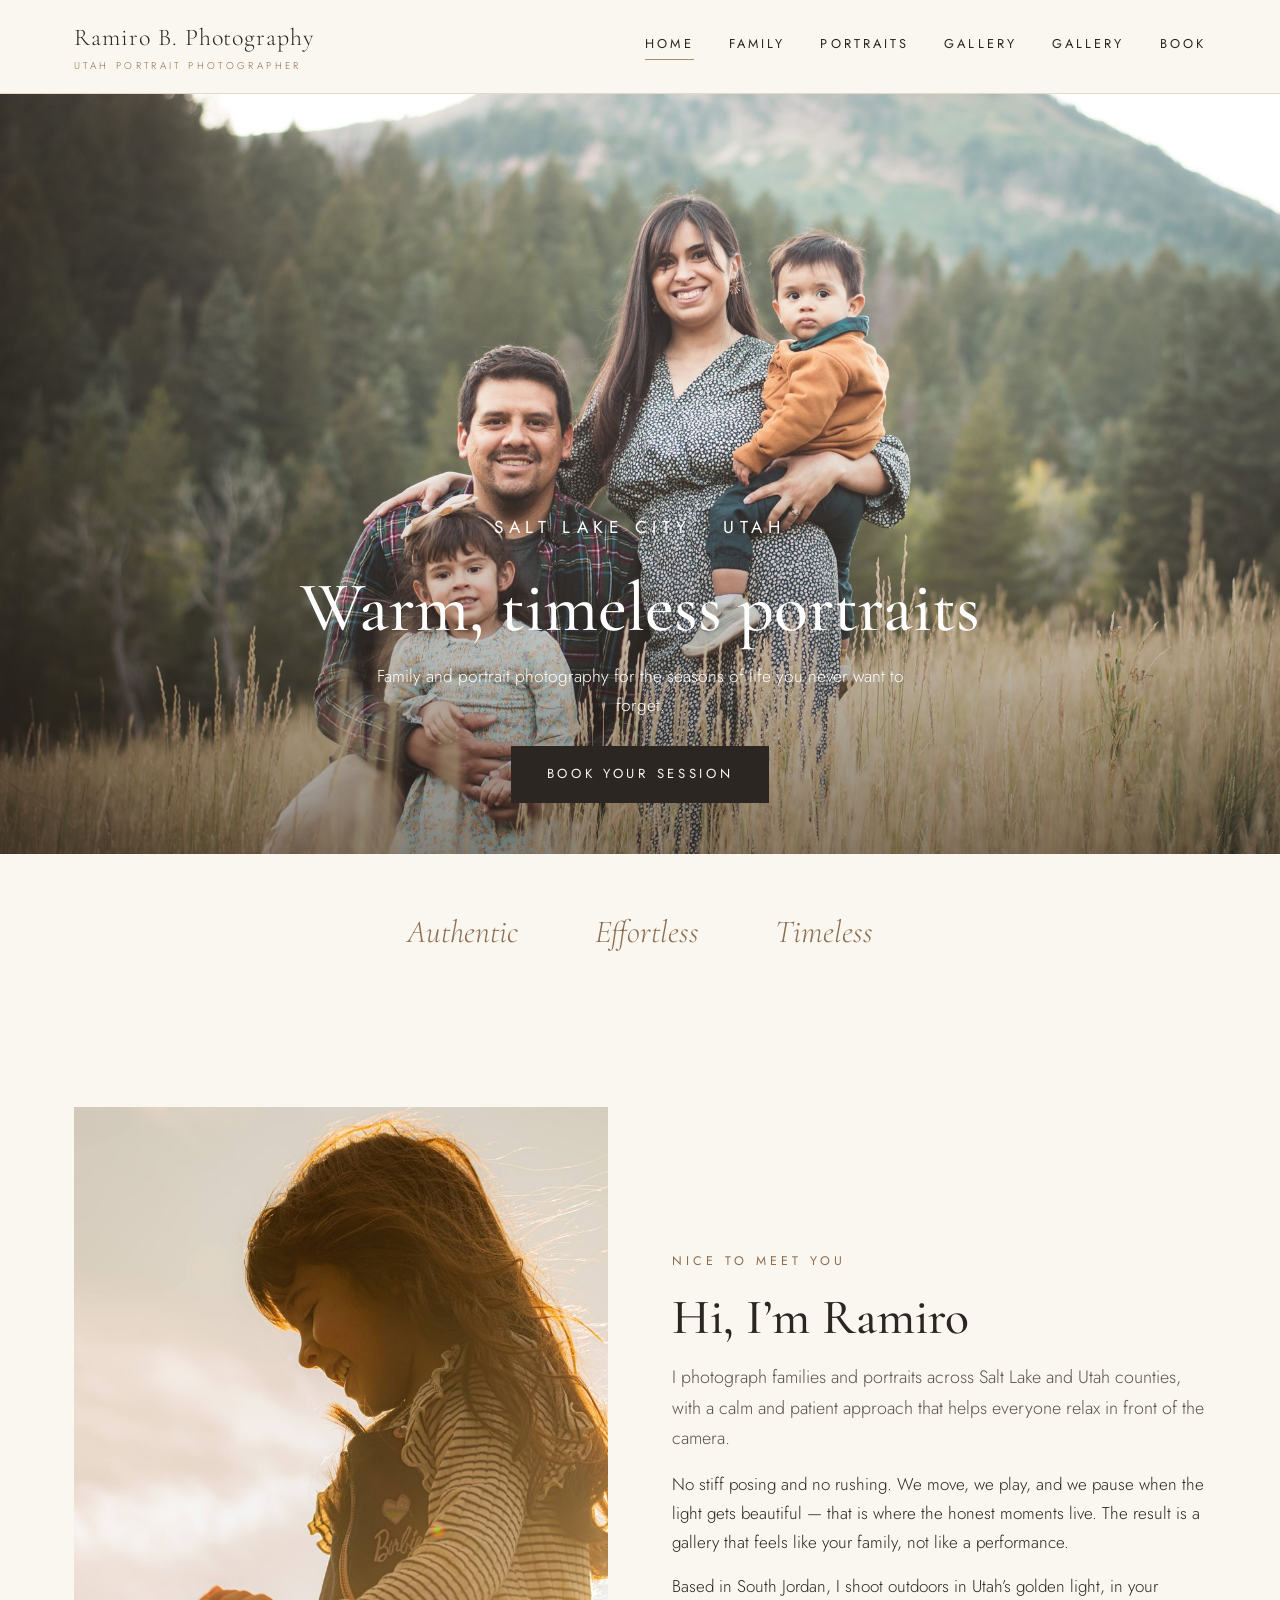
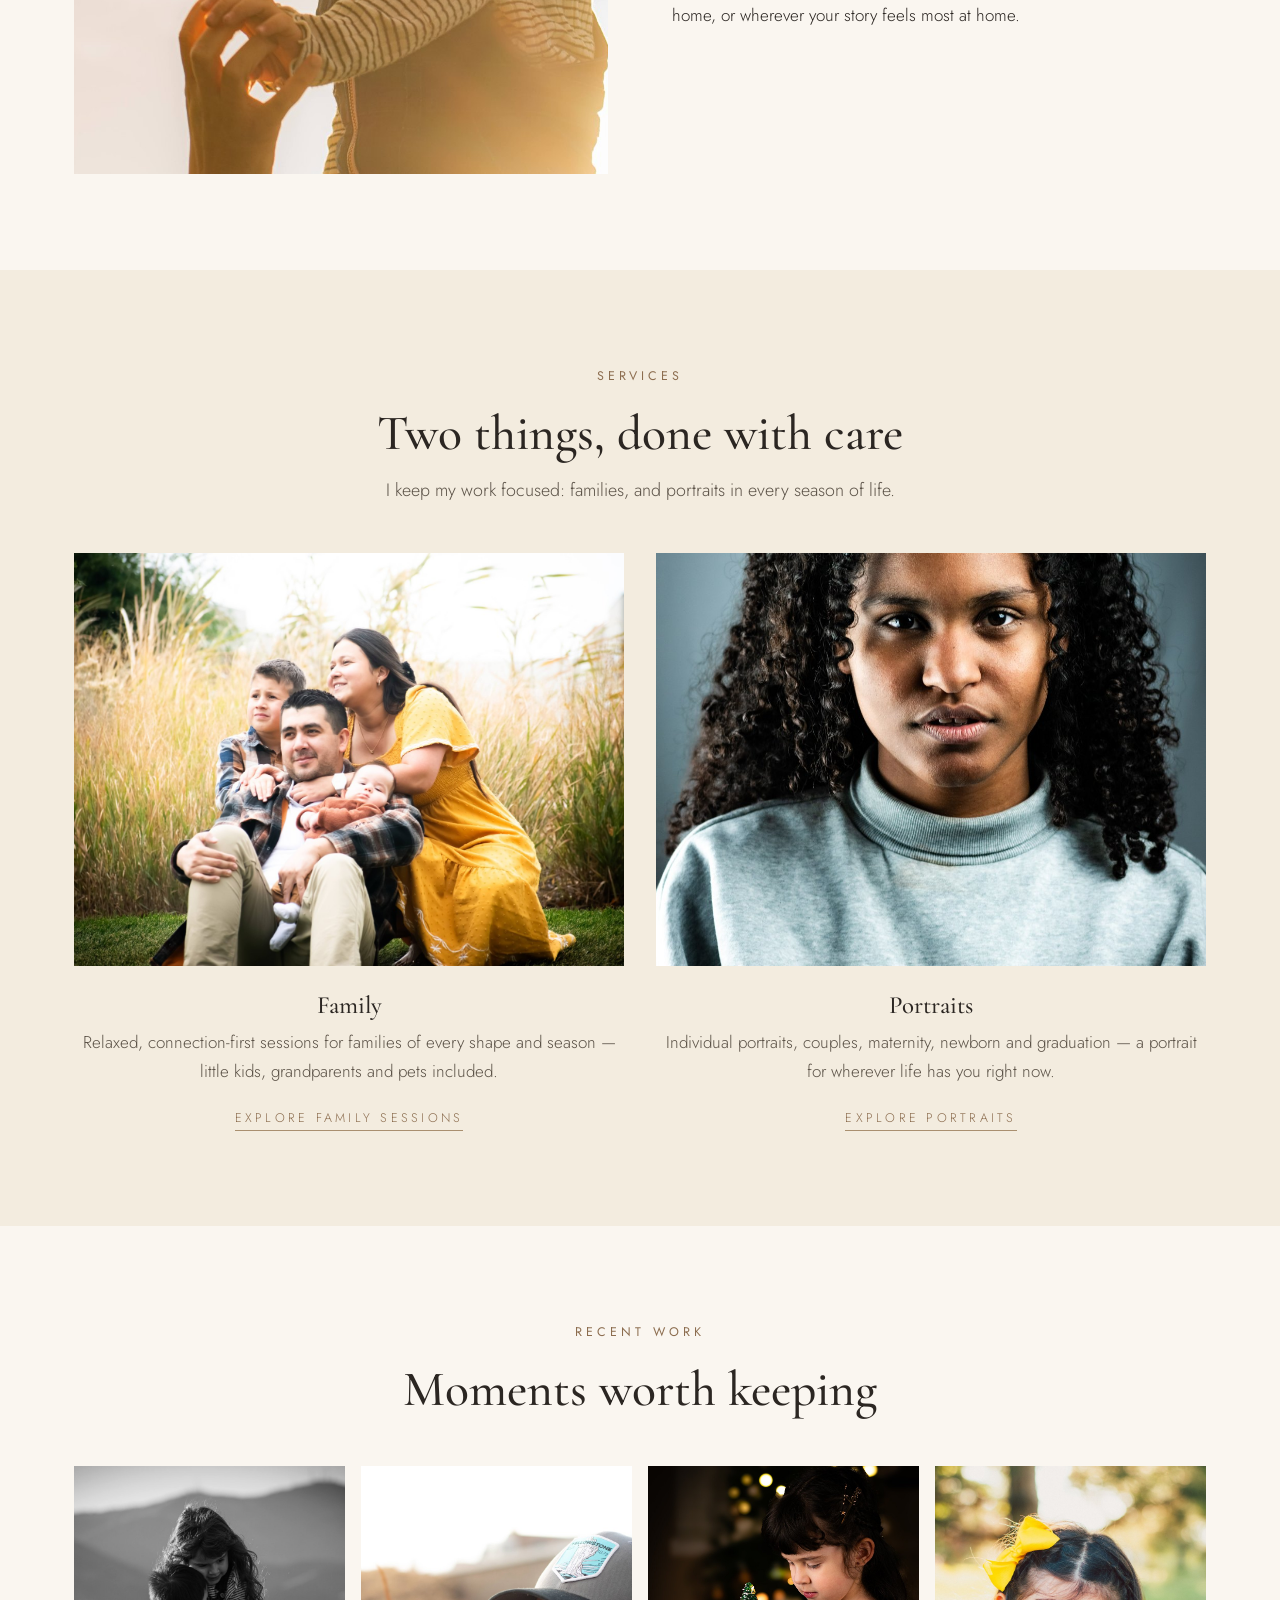
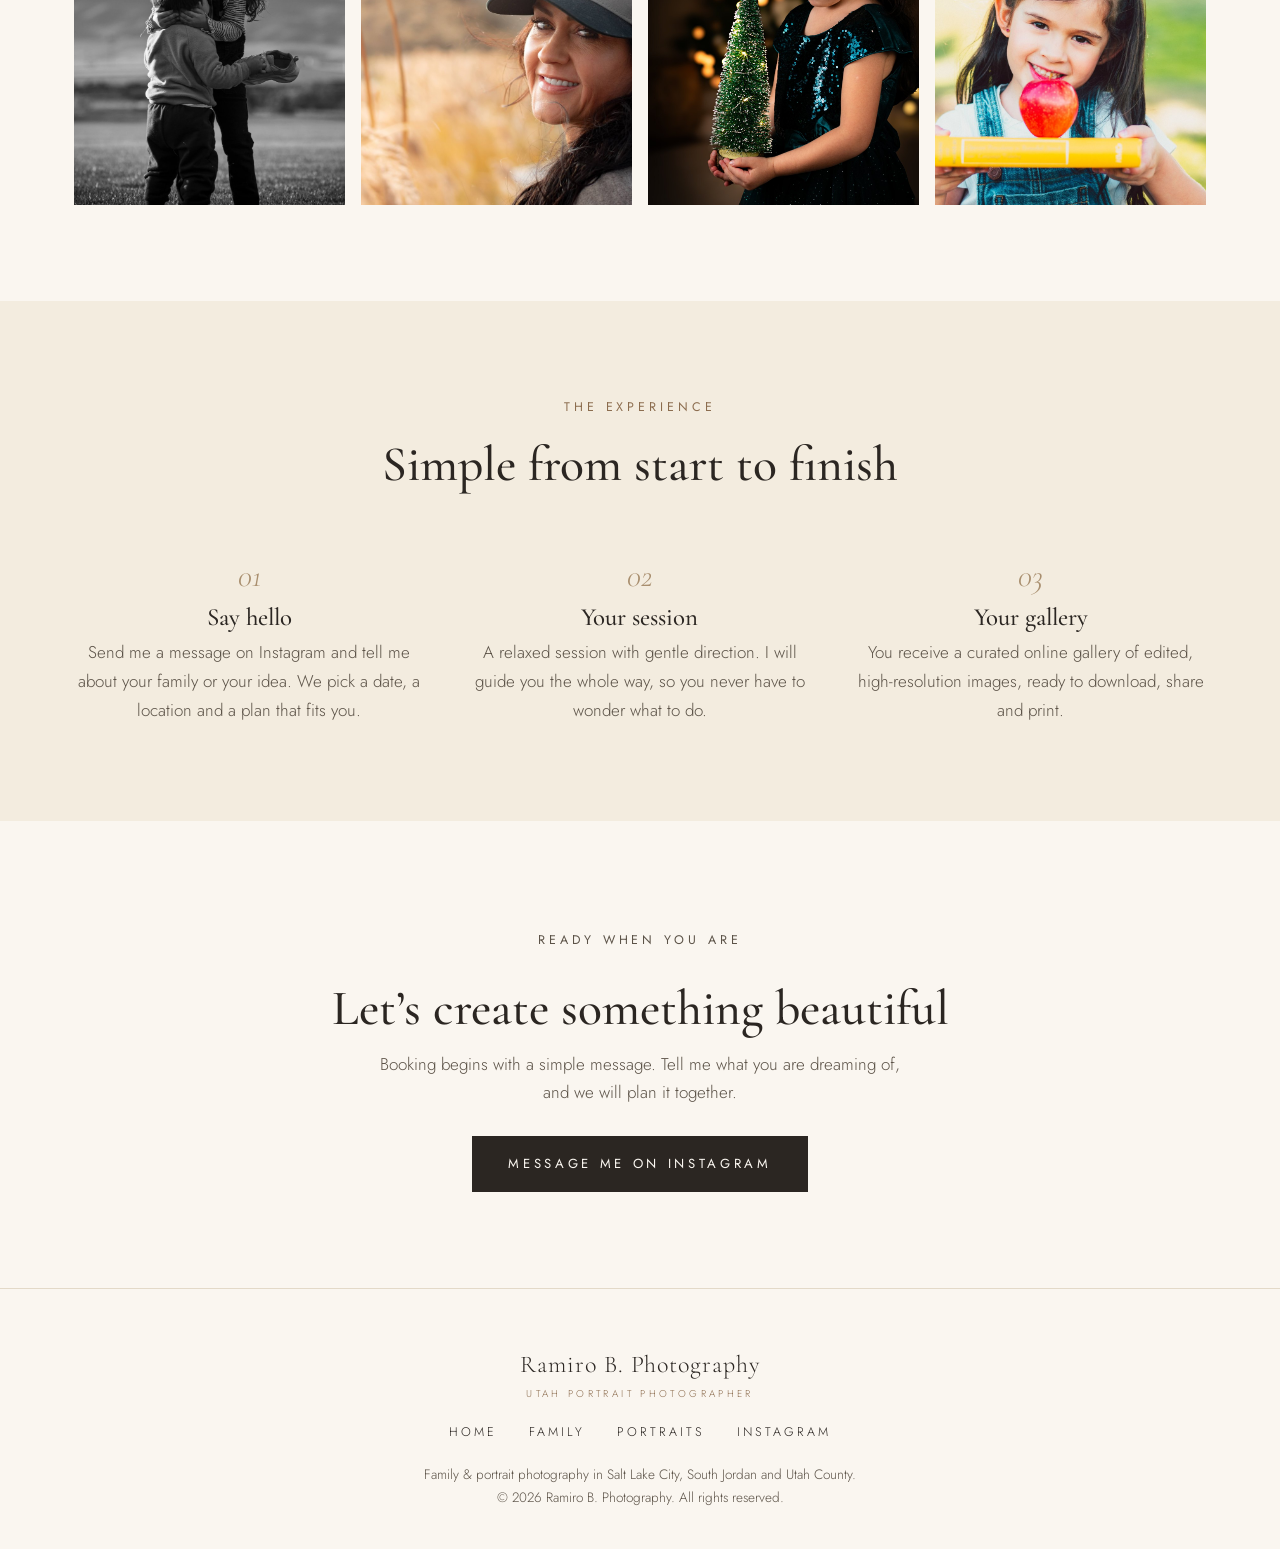
<file: index.html>
<!DOCTYPE html>
<html lang="en">
<head>
  <meta charset="UTF-8">
  <meta name="viewport" content="width=device-width, initial-scale=1.0">
  <title>Ramiro B. Photography | Family &amp; Portrait Photographer in Utah</title>
  <meta name="description" content="Warm, timeless family and portrait photography in Salt Lake City and Utah County. Family sessions, maternity, newborn, couples and graduation portraits by Ramiro B. Photography.">
  <link rel="preconnect" href="https://fonts.googleapis.com">
  <link rel="preconnect" href="https://fonts.gstatic.com" crossorigin>
  <link href="https://fonts.googleapis.com/css2?family=Cormorant+Garamond:ital,wght@0,500;0,600;1,500&family=Jost:wght@300;400;500&display=swap" rel="stylesheet">
  <link rel="stylesheet" href="assets/css/base.css">
  <link rel="stylesheet" href="assets/css/layout.css">
</head>
<body>

  <header class="site-header">
    <div class="header-in">
      <a class="logo" href="index.html">Ramiro B. Photography<small>Utah Portrait Photographer</small></a>
      <button class="nav-toggle" aria-label="Open menu">&#9776;</button>
      <nav class="main-nav">
        <a href="index.html" class="active">Home</a>
        <a href="family.html">Family</a>
        <a href="portraits.html">Portraits</a>
        <a href="gallery.html">Gallery</a>
        <a href="gallery.html">Gallery</a>
        <a href="#contact">Book</a>
      </nav>
    </div>
  </header>

  <!-- HERO · slot: home-hero -->
  <section class="hero">
    <div class="hero-media photo" data-photo-slot="home-hero">
      <img src="assets/images/slots/home-hero.jpg" alt="Familia caminando en luz dorada en Utah">
    </div>
    <div class="hero-text">
      <p class="eyebrow">Salt Lake City · Utah</p>
      <h1>Warm, timeless portraits</h1>
      <p>Family and portrait photography for the seasons of life you never want to forget.</p>
      <a class="btn" href="#contact">Book your session</a>
    </div>
  </section>

  <div class="words">
    <span>Authentic</span><span>Effortless</span><span>Timeless</span>
  </div>

  <!-- ABOUT -->
  <section class="section">
    <div class="wrap two-col">
      <figure class="photo reveal" data-photo-slot="home-about">
        <img src="assets/images/slots/home-about.jpg" alt="Retrato de Ramiro, fotógrafo en Utah">
      </figure>
      <div class="reveal">
        <p class="eyebrow">Nice to meet you</p>
        <h2>Hi, I&rsquo;m Ramiro</h2>
        <p class="lead" style="margin-top:1rem;">I photograph families and portraits across Salt Lake and Utah counties, with a calm and patient approach that helps everyone relax in front of the camera.</p>
        <p>No stiff posing and no rushing. We move, we play, and we pause when the light gets beautiful &mdash; that is where the honest moments live. The result is a gallery that feels like your family, not like a performance.</p>
        <p>Based in South Jordan, I shoot outdoors in Utah&rsquo;s golden light, in your home, or wherever your story feels most at home.</p>
      </div>
    </div>
  </section>

  <!-- SERVICES -->
  <section class="section section-alt">
    <div class="wrap">
      <div class="center narrow reveal">
        <p class="eyebrow">Services</p>
        <h2>Two things, done with care</h2>
        <p class="lead" style="margin-top:0.8rem;">I keep my work focused: families, and portraits in every season of life.</p>
      </div>
      <div class="cards">
        <article class="card reveal">
          <figure class="photo" data-photo-slot="home-family">
            <img src="assets/images/slots/home-family.jpg" alt="Sesión familiar al aire libre en Utah">
          </figure>
          <div class="card-body">
            <h3>Family</h3>
            <p>Relaxed, connection-first sessions for families of every shape and season &mdash; little kids, grandparents and pets included.</p>
            <a class="card-link" href="family.html">Explore family sessions</a>
          </div>
        </article>
        <article class="card reveal">
          <figure class="photo" data-photo-slot="home-portraits">
            <img src="assets/images/slots/home-portraits.jpg" alt="Retrato editorial en luz natural">
          </figure>
          <div class="card-body">
            <h3>Portraits</h3>
            <p>Individual portraits, couples, maternity, newborn and graduation &mdash; a portrait for wherever life has you right now.</p>
            <a class="card-link" href="portraits.html">Explore portraits</a>
          </div>
        </article>
      </div>
    </div>
  </section>

  <!-- GALLERY STRIP -->
  <section class="section">
    <div class="wrap">
      <div class="center reveal">
        <p class="eyebrow">Recent work</p>
        <h2>Moments worth keeping</h2>
      </div>
      <div class="gallery">
        <figure class="photo reveal" data-photo-slot="home-gallery-1"><img src="assets/images/slots/home-gallery-1.jpg" alt="Retrato familiar cálido en Utah"></figure>
        <figure class="photo reveal" data-photo-slot="home-gallery-2"><img src="assets/images/slots/home-gallery-2.jpg" alt="Retrato de pareja en luz dorada"></figure>
        <figure class="photo reveal" data-photo-slot="home-gallery-3"><img src="assets/images/slots/home-gallery-3.jpg" alt="Retrato de maternidad al aire libre"></figure>
        <figure class="photo reveal" data-photo-slot="home-gallery-4"><img src="assets/images/slots/home-gallery-4.jpg" alt="Niños jugando en sesión familiar"></figure>
      </div>
    </div>
  </section>

  <!-- EXPERIENCE -->
  <section class="section section-alt">
    <div class="wrap center">
      <p class="eyebrow">The experience</p>
      <h2>Simple from start to finish</h2>
      <div class="steps">
        <div class="step reveal">
          <div class="step-num">01</div>
          <h3>Say hello</h3>
          <p>Send me a message on Instagram and tell me about your family or your idea. We pick a date, a location and a plan that fits you.</p>
        </div>
        <div class="step reveal">
          <div class="step-num">02</div>
          <h3>Your session</h3>
          <p>A relaxed session with gentle direction. I will guide you the whole way, so you never have to wonder what to do.</p>
        </div>
        <div class="step reveal">
          <div class="step-num">03</div>
          <h3>Your gallery</h3>
          <p>You receive a curated online gallery of edited, high-resolution images, ready to download, share and print.</p>
        </div>
      </div>
    </div>
  </section>

  <!-- CTA -->
  <section class="section cta" id="contact">
    <div class="wrap reveal">
      <p class="eyebrow">Ready when you are</p>
      <h2>Let&rsquo;s create something beautiful</h2>
      <p>Booking begins with a simple message. Tell me what you are dreaming of, and we will plan it together.</p>
      <a class="btn" href="https://www.instagram.com/ramirob.ph" target="_blank" rel="noopener">Message me on Instagram</a>
    </div>
  </section>

  <footer class="site-footer">
    <a class="logo" href="index.html">Ramiro B. Photography<small>Utah Portrait Photographer</small></a>
    <nav class="footer-nav">
      <a href="index.html">Home</a>
      <a href="family.html">Family</a>
      <a href="portraits.html">Portraits</a>
      <a href="https://www.instagram.com/ramirob.ph" target="_blank" rel="noopener">Instagram</a>
    </nav>
    <p class="footer-small">Family &amp; portrait photography in Salt Lake City, South Jordan and Utah County.</p>
    <p class="footer-small">&copy; <span id="year"></span> Ramiro B. Photography. All rights reserved.</p>
  </footer>

  <script src="assets/js/photos.js"></script>
  <script src="assets/js/main.js"></script>
</body>
</html>
</file>
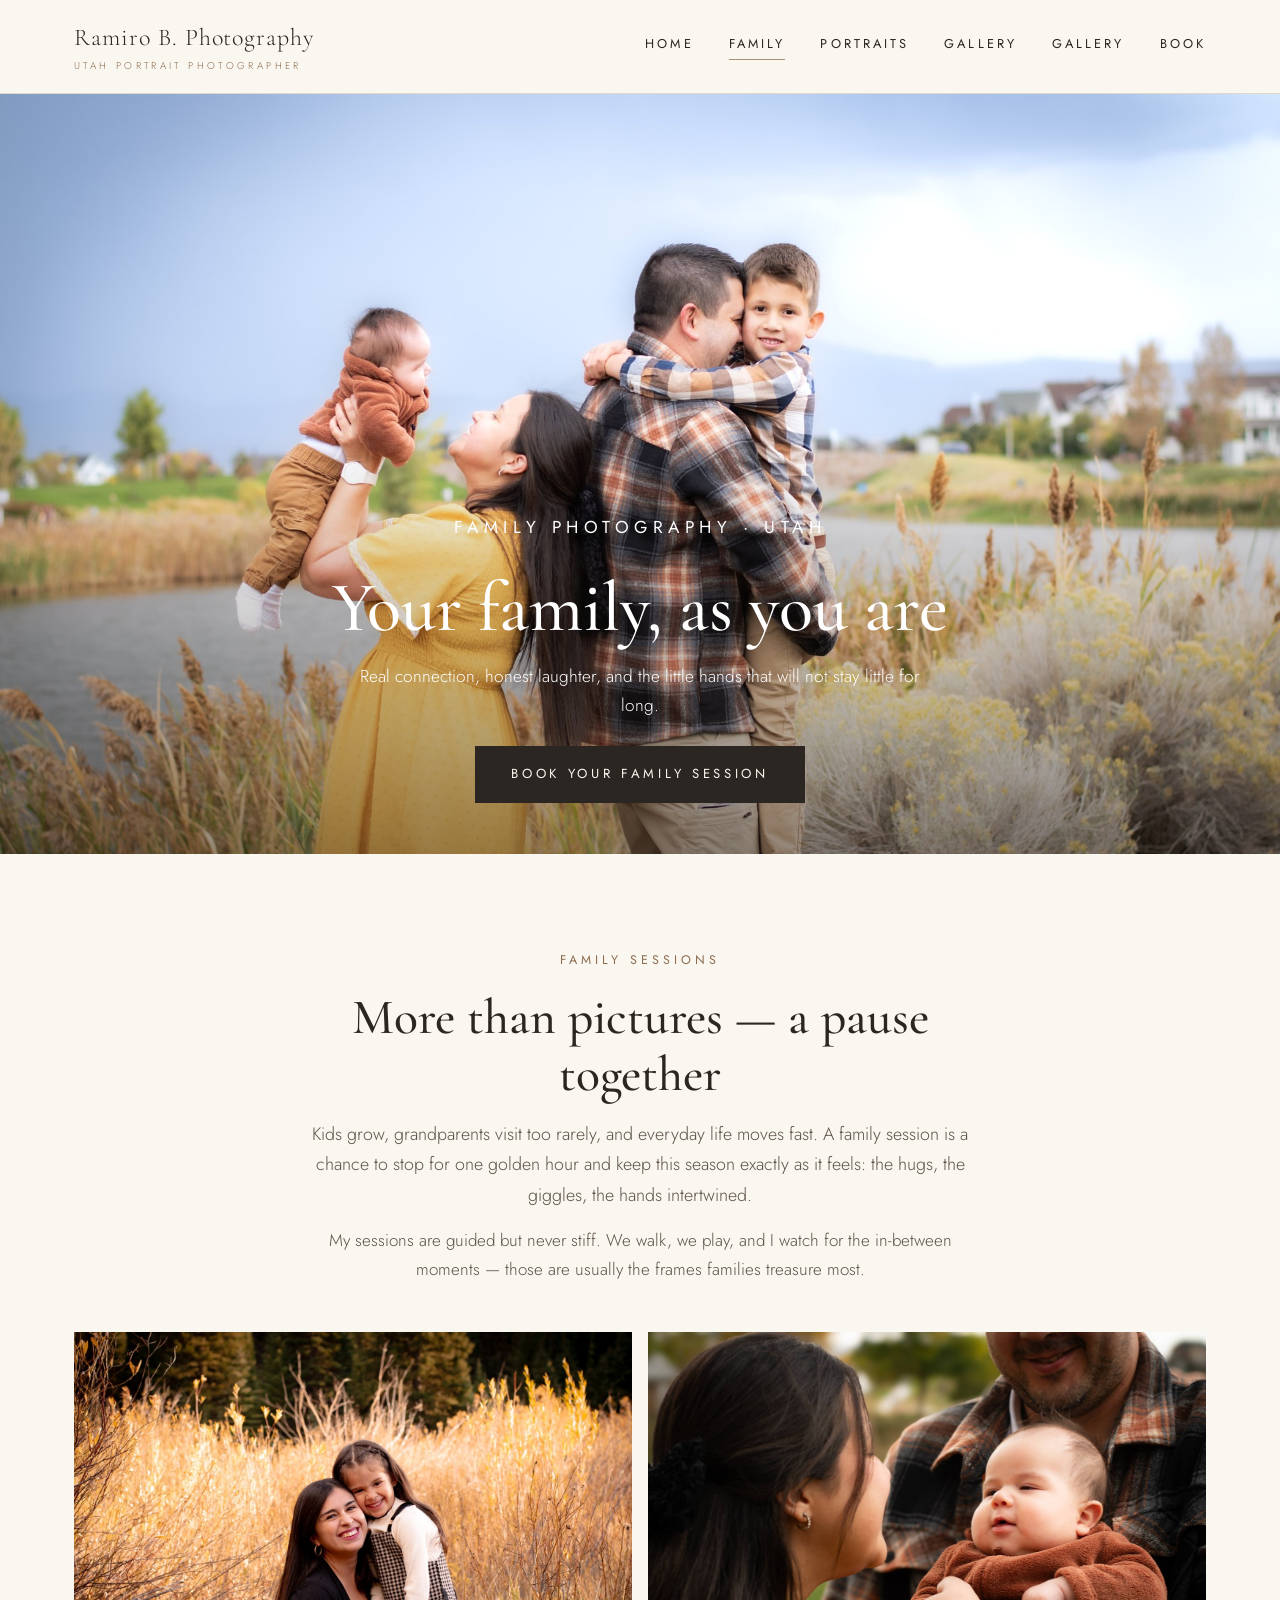
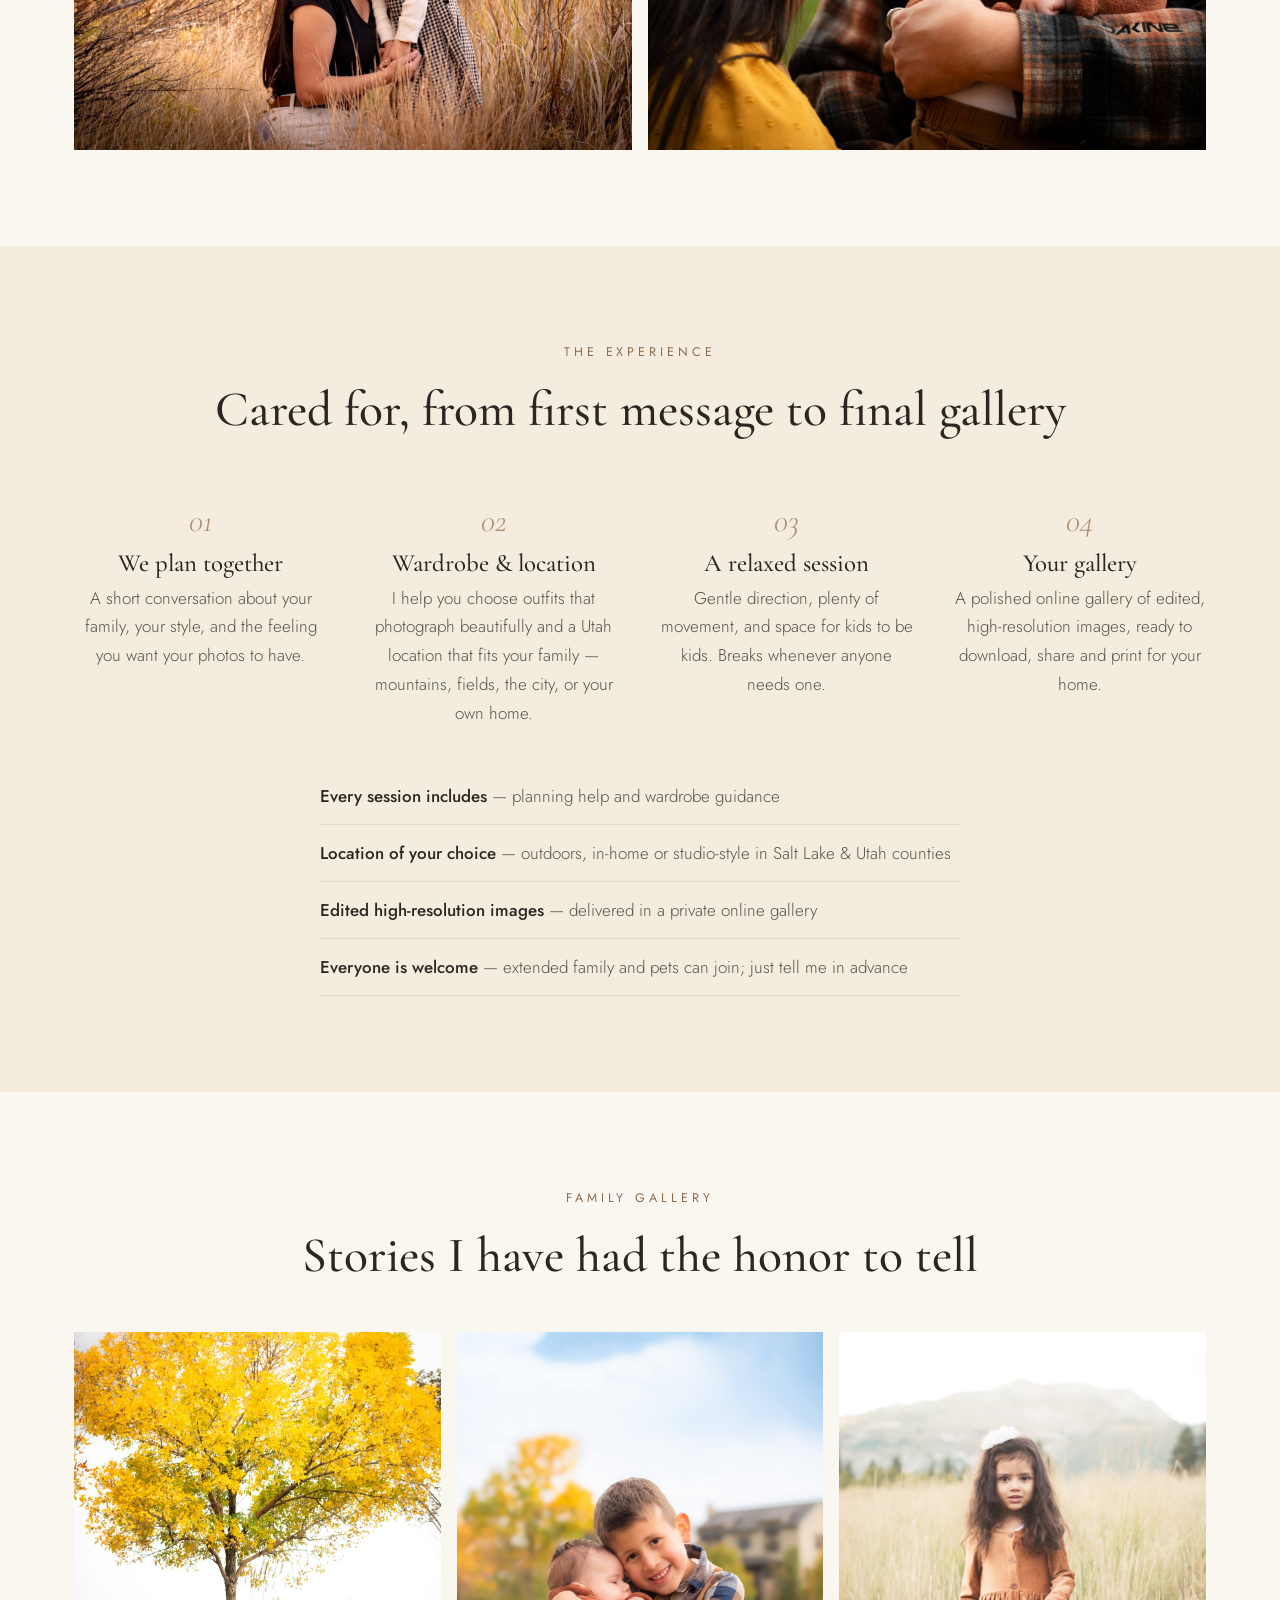
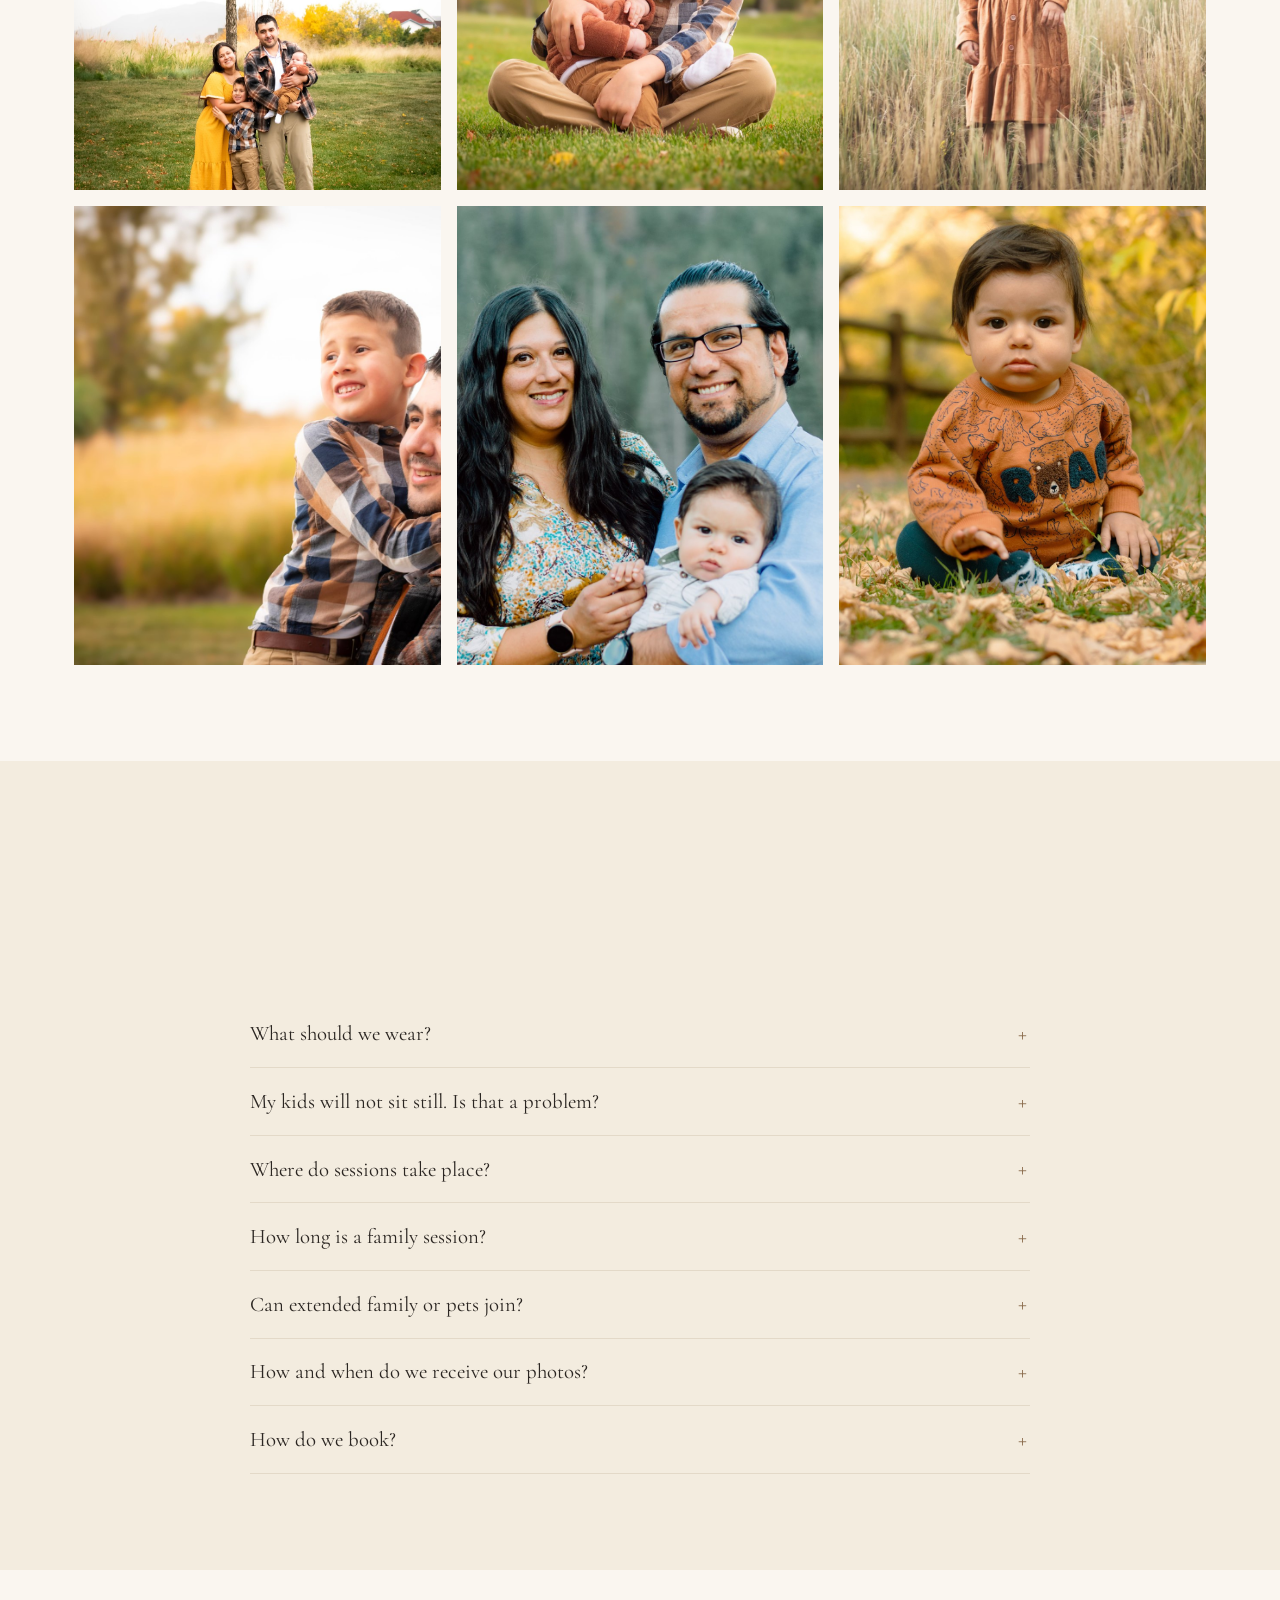
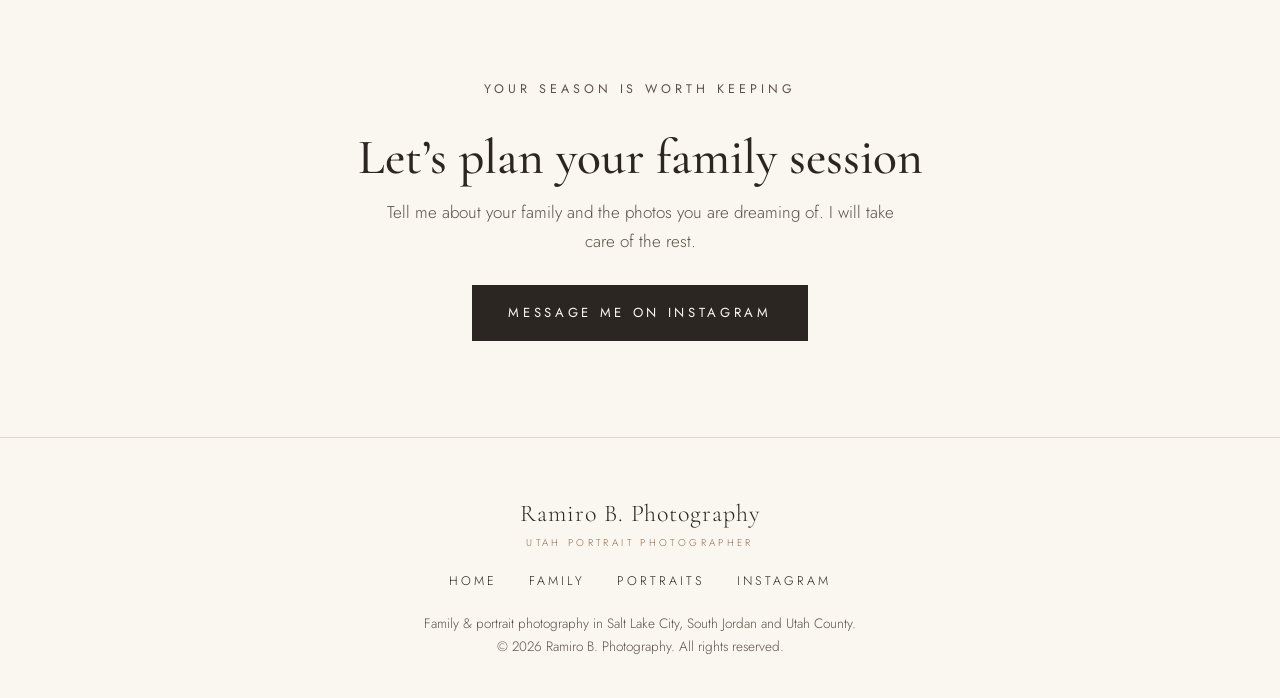
<file: family.html>
<!DOCTYPE html>
<html lang="en">
<head>
  <meta charset="UTF-8">
  <meta name="viewport" content="width=device-width, initial-scale=1.0">
  <title>Family Photographer in Salt Lake City, Utah | Ramiro B. Photography</title>
  <meta name="description" content="Relaxed, warm family photography in Salt Lake City, South Jordan and Utah County. Natural, connection-first family sessions with Ramiro B. Photography.">
  <link rel="preconnect" href="https://fonts.googleapis.com">
  <link rel="preconnect" href="https://fonts.gstatic.com" crossorigin>
  <link href="https://fonts.googleapis.com/css2?family=Cormorant+Garamond:ital,wght@0,500;0,600;1,500&family=Jost:wght@300;400;500&display=swap" rel="stylesheet">
  <link rel="stylesheet" href="assets/css/base.css">
  <link rel="stylesheet" href="assets/css/layout.css">
</head>
<body>

  <header class="site-header">
    <div class="header-in">
      <a class="logo" href="index.html">Ramiro B. Photography<small>Utah Portrait Photographer</small></a>
      <button class="nav-toggle" aria-label="Open menu">&#9776;</button>
      <nav class="main-nav">
        <a href="index.html">Home</a>
        <a href="family.html" class="active">Family</a>
        <a href="portraits.html">Portraits</a>
        <a href="gallery.html">Gallery</a>
        <a href="gallery.html">Gallery</a>
        <a href="#contact">Book</a>
      </nav>
    </div>
  </header>

  <!-- HERO · slot: family-hero -->
  <section class="hero">
    <div class="hero-media photo" data-photo-slot="family-hero">
      <img src="assets/images/slots/family-hero.jpg" alt="Familia unida en un campo al atardecer en Utah">
    </div>
    <div class="hero-text">
      <p class="eyebrow">Family Photography · Utah</p>
      <h1>Your family, as you are</h1>
      <p>Real connection, honest laughter, and the little hands that will not stay little for long.</p>
      <a class="btn" href="#contact">Book your family session</a>
    </div>
  </section>

  <!-- INTRO -->
  <section class="section">
    <div class="wrap narrow center reveal">
      <p class="eyebrow">Family sessions</p>
      <h2>More than pictures &mdash; a pause together</h2>
      <p class="lead" style="margin-top:1rem;">Kids grow, grandparents visit too rarely, and everyday life moves fast. A family session is a chance to stop for one golden hour and keep this season exactly as it feels: the hugs, the giggles, the hands intertwined.</p>
      <p style="margin-top:1rem; color:var(--ink-soft);">My sessions are guided but never stiff. We walk, we play, and I watch for the in-between moments &mdash; those are usually the frames families treasure most.</p>
    </div>
    <div class="wrap">
      <div class="story-row">
        <figure class="photo reveal" data-photo-slot="family-story-1"><img src="assets/images/slots/family-story-1.jpg" alt="Padres abrazando a su hijo en sesión familiar"></figure>
        <figure class="photo reveal" data-photo-slot="family-story-2"><img src="assets/images/slots/family-story-2.jpg" alt="Madre e hija riendo en sesión familiar"></figure>
      </div>
    </div>
  </section>

  <!-- EXPERIENCE -->
  <section class="section section-alt">
    <div class="wrap center">
      <p class="eyebrow">The experience</p>
      <h2>Cared for, from first message to final gallery</h2>
      <div class="steps steps-4">
        <div class="step reveal">
          <div class="step-num">01</div>
          <h3>We plan together</h3>
          <p>A short conversation about your family, your style, and the feeling you want your photos to have.</p>
        </div>
        <div class="step reveal">
          <div class="step-num">02</div>
          <h3>Wardrobe &amp; location</h3>
          <p>I help you choose outfits that photograph beautifully and a Utah location that fits your family &mdash; mountains, fields, the city, or your own home.</p>
        </div>
        <div class="step reveal">
          <div class="step-num">03</div>
          <h3>A relaxed session</h3>
          <p>Gentle direction, plenty of movement, and space for kids to be kids. Breaks whenever anyone needs one.</p>
        </div>
        <div class="step reveal">
          <div class="step-num">04</div>
          <h3>Your gallery</h3>
          <p>A polished online gallery of edited, high-resolution images, ready to download, share and print for your home.</p>
        </div>
      </div>
      <ul class="includes reveal">
        <li><strong>Every session includes</strong> &mdash; planning help and wardrobe guidance</li>
        <li><strong>Location of your choice</strong> &mdash; outdoors, in-home or studio-style in Salt Lake &amp; Utah counties</li>
        <li><strong>Edited high-resolution images</strong> &mdash; delivered in a private online gallery</li>
        <li><strong>Everyone is welcome</strong> &mdash; extended family and pets can join; just tell me in advance</li>
      </ul>
    </div>
  </section>

  <!-- GALLERY -->
  <section class="section">
    <div class="wrap">
      <div class="center reveal">
        <p class="eyebrow">Family gallery</p>
        <h2>Stories I have had the honor to tell</h2>
      </div>
      <div class="gallery gallery-3">
        <figure class="photo reveal" data-photo-slot="family-gallery-1"><img src="assets/images/slots/family-gallery-1.jpg" alt="Retrato familiar en las montañas de Utah"></figure>
        <figure class="photo reveal" data-photo-slot="family-gallery-2"><img src="assets/images/slots/family-gallery-2.jpg" alt="Hermanos jugando en el campo"></figure>
        <figure class="photo reveal" data-photo-slot="family-gallery-3"><img src="assets/images/slots/family-gallery-3.jpg" alt="Familia caminando de la mano al atardecer"></figure>
        <figure class="photo reveal" data-photo-slot="family-gallery-4"><img src="assets/images/slots/family-gallery-4.jpg" alt="Retrato familiar en casa, luz natural"></figure>
        <figure class="photo reveal" data-photo-slot="family-gallery-5"><img src="assets/images/slots/family-gallery-5.jpg" alt="Padre levantando a su bebé en el campo"></figure>
        <figure class="photo reveal" data-photo-slot="family-gallery-6"><img src="assets/images/slots/family-gallery-6.jpg" alt="Familia extendida reunida en Utah"></figure>
      </div>
    </div>
  </section>

  <!-- FAQ -->
  <section class="section section-alt">
    <div class="wrap">
      <div class="center reveal">
        <p class="eyebrow">Good to know</p>
        <h2>Frequently asked questions</h2>
      </div>
      <div class="faq">
        <div class="faq-item">
          <button class="faq-q" type="button">What should we wear?</button>
          <div class="faq-a">You will get simple guidance before your session: soft, coordinated tones, comfortable fabrics, and nothing with big logos. The goal is cohesion, not matching &mdash; and above all, feeling like yourselves.</div>
        </div>
        <div class="faq-item">
          <button class="faq-q" type="button">My kids will not sit still. Is that a problem?</button>
          <div class="faq-a">Not at all &mdash; it is expected. Sessions are built around movement and play, with breaks built in. Some of the most loved images come from the unscripted moments in between.</div>
        </div>
        <div class="faq-item">
          <button class="faq-q" type="button">Where do sessions take place?</button>
          <div class="faq-a">Outdoors in the golden light, in your home, or at a location that means something to your family. I photograph across Salt Lake County and Utah County and will help you choose.</div>
        </div>
        <div class="faq-item">
          <button class="faq-q" type="button">How long is a family session?</button>
          <div class="faq-a">Most family sessions last about an hour. The pace stays flexible for little ones, snacks, and outfit changes for the kids.</div>
        </div>
        <div class="faq-item">
          <button class="faq-q" type="button">Can extended family or pets join?</button>
          <div class="faq-a">Yes. Grandparents, extended family and pets are welcome. Just let me know who is coming so we can plan group combinations with time to spare.</div>
        </div>
        <div class="faq-item">
          <button class="faq-q" type="button">How and when do we receive our photos?</button>
          <div class="faq-a">Your edited gallery is delivered online, ready to download in high resolution. You will get a message as soon as it is ready &mdash; typically within a couple of weeks.</div>
        </div>
        <div class="faq-item">
          <button class="faq-q" type="button">How do we book?</button>
          <div class="faq-a">Send me a message on Instagram with your ideal date and who will be in the photos. We confirm the plan, and your date is reserved.</div>
        </div>
      </div>
    </div>
  </section>

  <!-- CTA -->
  <section class="section cta" id="contact">
    <div class="wrap reveal">
      <p class="eyebrow">Your season is worth keeping</p>
      <h2>Let&rsquo;s plan your family session</h2>
      <p>Tell me about your family and the photos you are dreaming of. I will take care of the rest.</p>
      <a class="btn" href="https://www.instagram.com/ramirob.ph" target="_blank" rel="noopener">Message me on Instagram</a>
    </div>
  </section>

  <footer class="site-footer">
    <a class="logo" href="index.html">Ramiro B. Photography<small>Utah Portrait Photographer</small></a>
    <nav class="footer-nav">
      <a href="index.html">Home</a>
      <a href="family.html">Family</a>
      <a href="portraits.html">Portraits</a>
      <a href="https://www.instagram.com/ramirob.ph" target="_blank" rel="noopener">Instagram</a>
    </nav>
    <p class="footer-small">Family &amp; portrait photography in Salt Lake City, South Jordan and Utah County.</p>
    <p class="footer-small">&copy; <span id="year"></span> Ramiro B. Photography. All rights reserved.</p>
  </footer>

  <script src="assets/js/photos.js"></script>
  <script src="assets/js/main.js"></script>
</body>
</html>
</file>
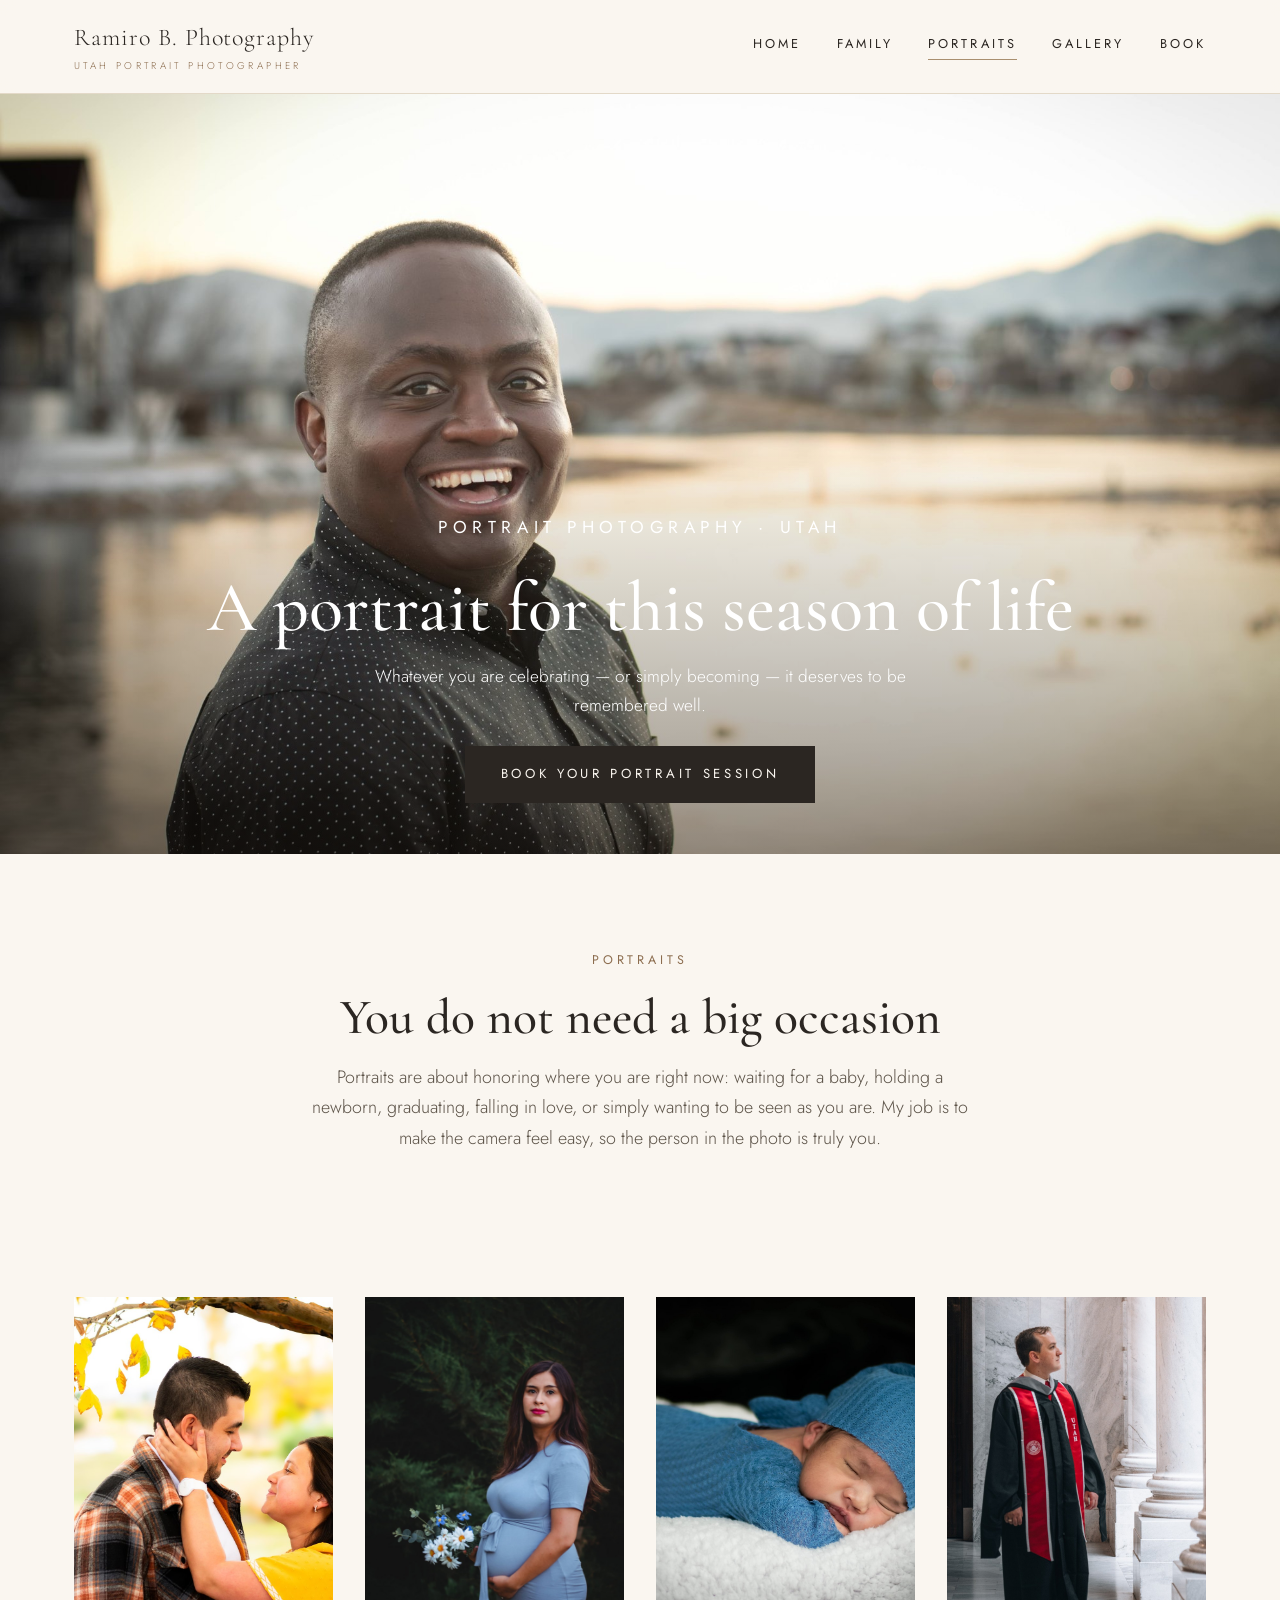
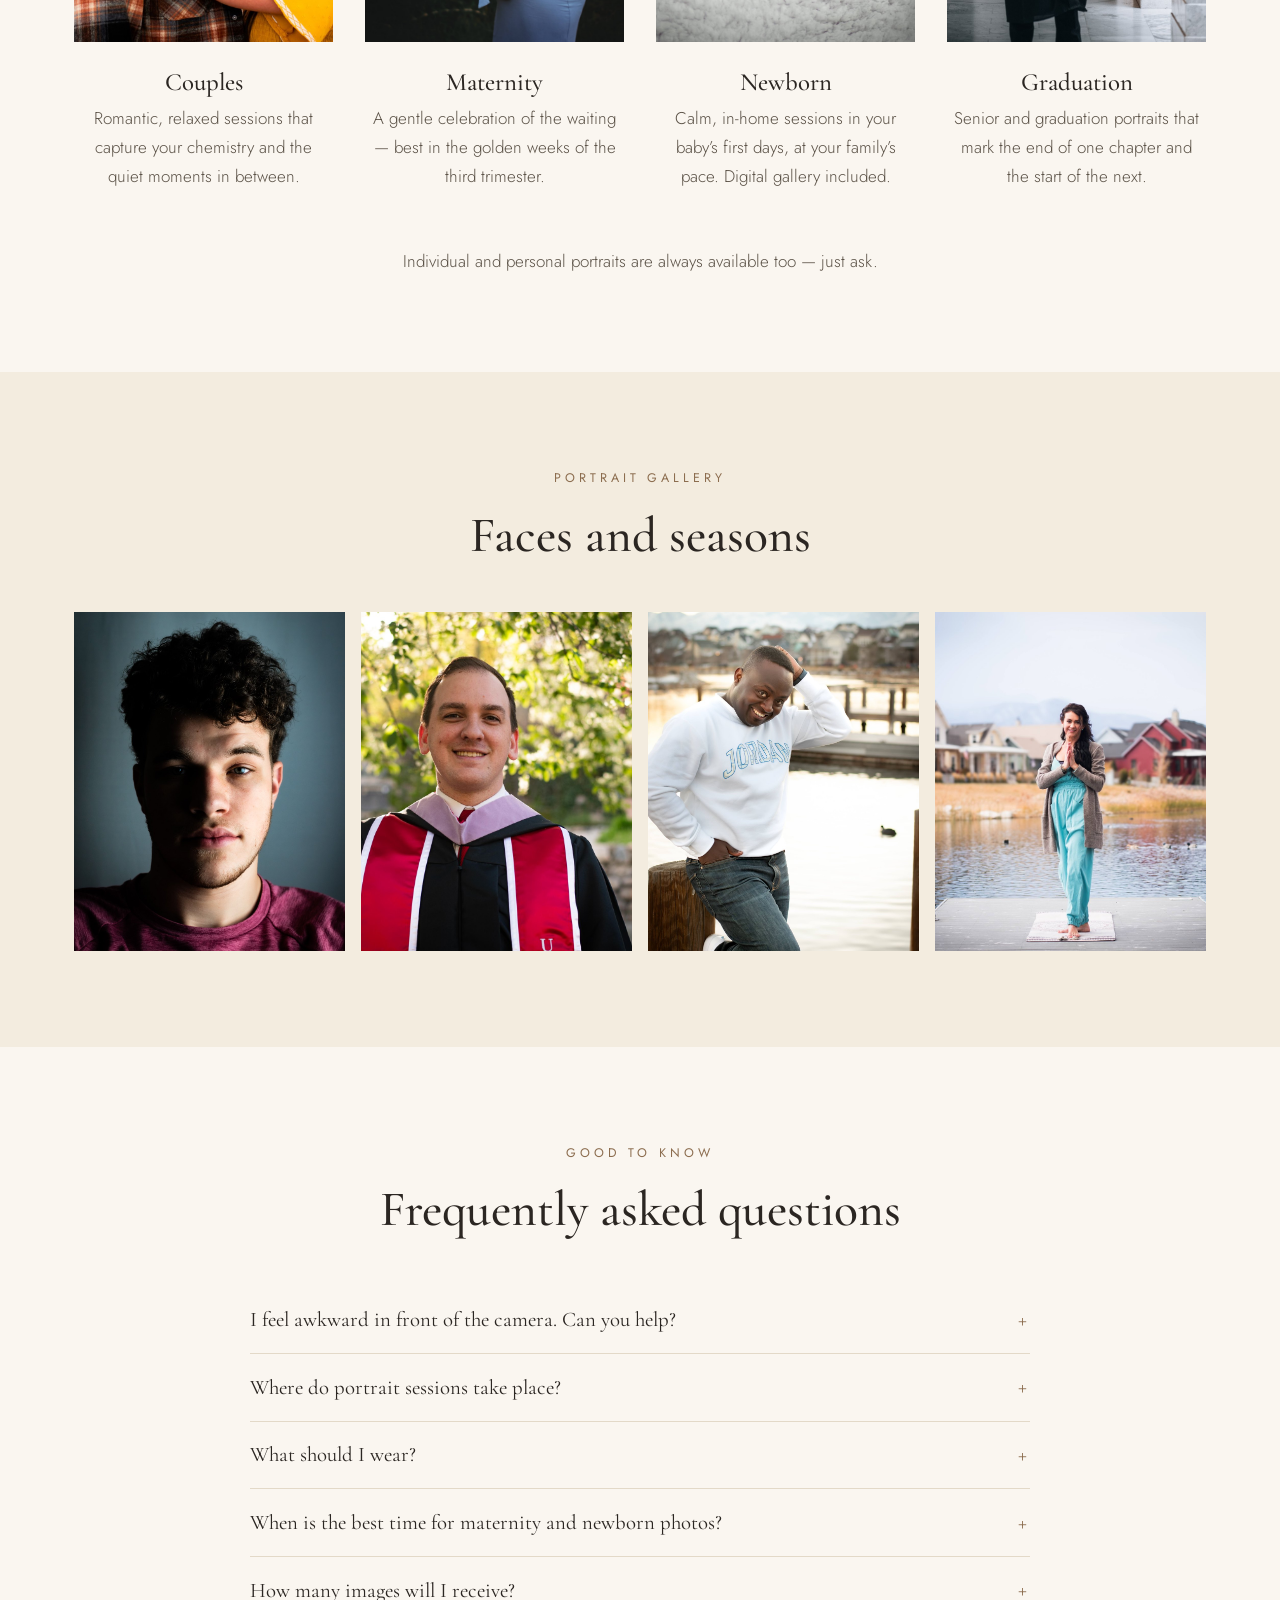
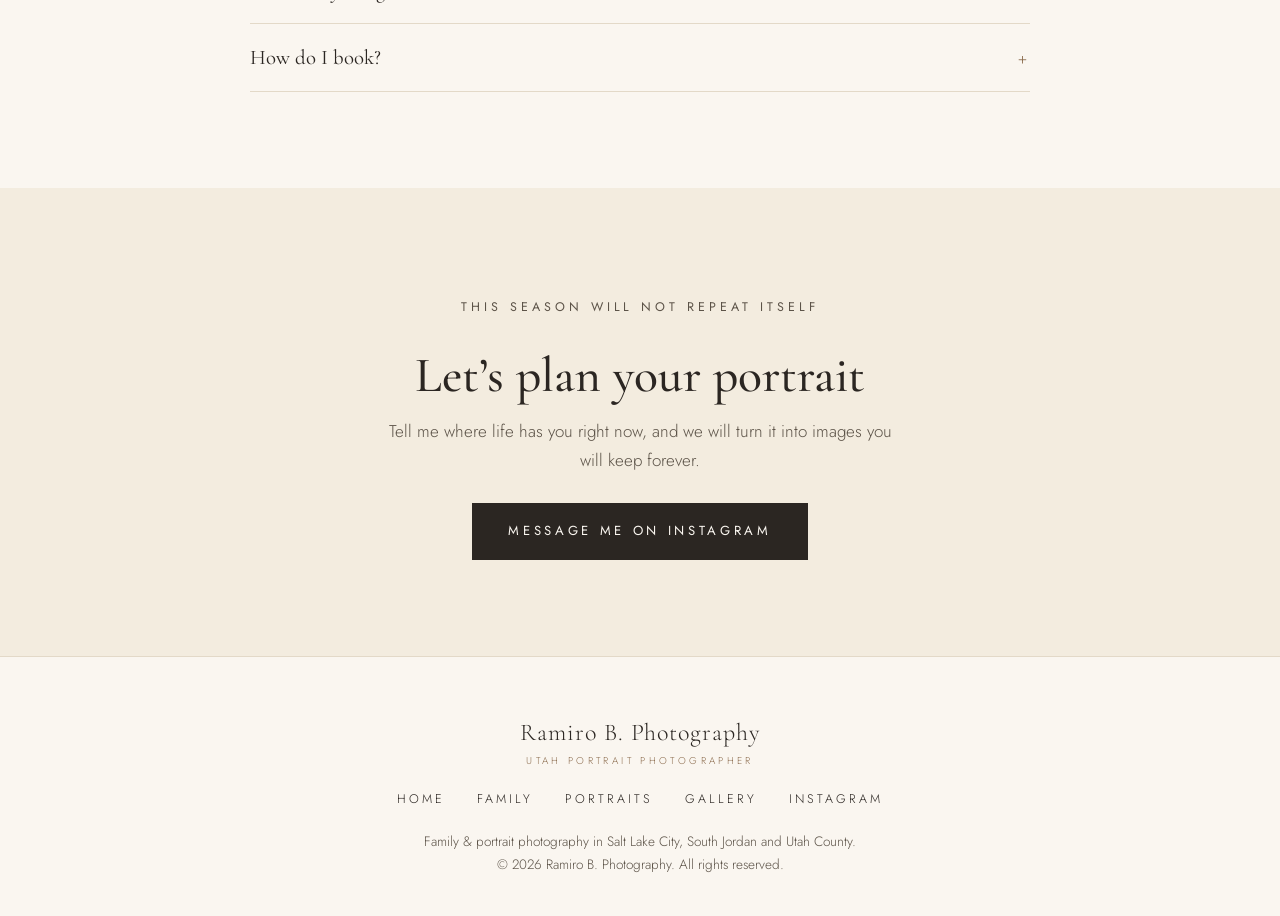
<file: portraits.html>
<!DOCTYPE html>
<html lang="en">
<head>
  <meta charset="UTF-8">
  <meta name="viewport" content="width=device-width, initial-scale=1.0">
  <title>Portrait Photographer in Utah | Couples, Maternity, Newborn &amp; Graduation — Ramiro B. Photography</title>
  <meta name="description" content="Timeless portrait photography in Salt Lake City and Utah County: individual portraits, couples, maternity, newborn and graduation sessions with Ramiro B. Photography.">
  <link rel="preconnect" href="https://fonts.googleapis.com">
  <link rel="preconnect" href="https://fonts.gstatic.com" crossorigin>
  <link href="https://fonts.googleapis.com/css2?family=Cormorant+Garamond:ital,wght@0,500;0,600;1,500&family=Jost:wght@300;400;500&display=swap" rel="stylesheet">
  <link rel="stylesheet" href="assets/css/base.css">
  <link rel="stylesheet" href="assets/css/layout.css">
</head>
<body>

  <header class="site-header">
    <div class="header-in">
      <a class="logo" href="index.html">Ramiro B. Photography<small>Utah Portrait Photographer</small></a>
      <button class="nav-toggle" aria-label="Open menu">&#9776;</button>
      <nav class="main-nav">
        <a href="index.html">Home</a>
        <a href="family.html">Family</a>
        <a href="portraits.html" class="active">Portraits</a>
        <a href="gallery.html">Gallery</a>
        <a href="#contact">Book</a>
      </nav>
    </div>
  </header>

  <!-- HERO · slot: portraits-hero -->
  <section class="hero">
    <div class="hero-media photo" data-photo-slot="portraits-hero">
      <img src="assets/images/slots/portraits-hero.jpg" alt="Retrato editorial en Salt Lake City">
    </div>
    <div class="hero-text">
      <p class="eyebrow">Portrait Photography · Utah</p>
      <h1>A portrait for this season of life</h1>
      <p>Whatever you are celebrating &mdash; or simply becoming &mdash; it deserves to be remembered well.</p>
      <a class="btn" href="#contact">Book your portrait session</a>
    </div>
  </section>

  <!-- INTRO -->
  <section class="section">
    <div class="wrap narrow center reveal">
      <p class="eyebrow">Portraits</p>
      <h2>You do not need a big occasion</h2>
      <p class="lead" style="margin-top:1rem;">Portraits are about honoring where you are right now: waiting for a baby, holding a newborn, graduating, falling in love, or simply wanting to be seen as you are. My job is to make the camera feel easy, so the person in the photo is truly you.</p>
    </div>
  </section>

  <!-- TYPES -->
  <section class="section section-alt" style="padding-top:0; background:var(--cream);">
    <div class="wrap">
      <div class="cards cards-4">
        <article class="card reveal">
          <figure class="photo" data-photo-slot="portraits-couples"><img src="assets/images/slots/portraits-couples.jpg" alt="Pareja caminando de la mano al atardecer"></figure>
          <div class="card-body">
            <h3>Couples</h3>
            <p>Romantic, relaxed sessions that capture your chemistry and the quiet moments in between.</p>
          </div>
        </article>
        <article class="card reveal">
          <figure class="photo" data-photo-slot="portraits-maternity"><img src="assets/images/slots/portraits-maternity.jpg" alt="Sesión de maternidad en luz suave"></figure>
          <div class="card-body">
            <h3>Maternity</h3>
            <p>A gentle celebration of the waiting &mdash; best in the golden weeks of the third trimester.</p>
          </div>
        </article>
        <article class="card reveal">
          <figure class="photo" data-photo-slot="portraits-newborn"><img src="assets/images/slots/portraits-newborn.jpg" alt="Bebé recién nacido descansando en casa"></figure>
          <div class="card-body">
            <h3>Newborn</h3>
            <p>Calm, in-home sessions in your baby&rsquo;s first days, at your family&rsquo;s pace. Digital gallery included.</p>
          </div>
        </article>
        <article class="card reveal">
          <figure class="photo" data-photo-slot="portraits-senior"><img src="assets/images/slots/portraits-senior.jpg" alt="Retrato de graduación en el Capitolio de Utah"></figure>
          <div class="card-body">
            <h3>Graduation</h3>
            <p>Senior and graduation portraits that mark the end of one chapter and the start of the next.</p>
          </div>
        </article>
      </div>
      <p class="center" style="margin-top:2.5rem; color:var(--ink-soft);">Individual and personal portraits are always available too &mdash; just ask.</p>
    </div>
  </section>

  <!-- GALLERY -->
  <section class="section section-alt">
    <div class="wrap">
      <div class="center reveal">
        <p class="eyebrow">Portrait gallery</p>
        <h2>Faces and seasons</h2>
      </div>
      <div class="gallery">
        <figure class="photo reveal" data-photo-slot="portraits-gallery-1"><img src="assets/images/slots/portraits-gallery-1.jpg" alt="Retrato individual en luz natural"></figure>
        <figure class="photo reveal" data-photo-slot="portraits-gallery-2"><img src="assets/images/slots/portraits-gallery-2.jpg" alt="Retrato de pareja en el centro de Salt Lake City"></figure>
        <figure class="photo reveal" data-photo-slot="portraits-gallery-3"><img src="assets/images/slots/portraits-gallery-3.jpg" alt="Retrato de maternidad en el campo"></figure>
        <figure class="photo reveal" data-photo-slot="portraits-gallery-4"><img src="assets/images/slots/portraits-gallery-4.jpg" alt="Retrato personal con luz dorada"></figure>
      </div>
    </div>
  </section>

  <!-- FAQ -->
  <section class="section">
    <div class="wrap">
      <div class="center reveal">
        <p class="eyebrow">Good to know</p>
        <h2>Frequently asked questions</h2>
      </div>
      <div class="faq">
        <div class="faq-item">
          <button class="faq-q" type="button">I feel awkward in front of the camera. Can you help?</button>
          <div class="faq-a">Absolutely &mdash; almost everyone feels that way at first. I direct you gently with movement and simple prompts, never stiff poses, so you can relax and forget the camera is there.</div>
        </div>
        <div class="faq-item">
          <button class="faq-q" type="button">Where do portrait sessions take place?</button>
          <div class="faq-a">Outdoors in Utah&rsquo;s best light, in your home for newborn sessions, or at a spot that fits your story. I shoot across Salt Lake County and Utah County.</div>
        </div>
        <div class="faq-item">
          <button class="faq-q" type="button">What should I wear?</button>
          <div class="faq-a">You will get wardrobe guidance before the session: pieces that feel like you, photograph well, and will not date your photos in a few years. One outfit change is welcome on most sessions.</div>
        </div>
        <div class="faq-item">
          <button class="faq-q" type="button">When is the best time for maternity and newborn photos?</button>
          <div class="faq-a">Maternity sessions shine around weeks 28&ndash;34. Newborn sessions are booked around your due date and held in your baby&rsquo;s first two weeks, in the comfort of your home.</div>
        </div>
        <div class="faq-item">
          <button class="faq-q" type="button">How many images will I receive?</button>
          <div class="faq-a">A curated gallery of fully edited, high-resolution images. The focus is always quality and variety over a fixed count.</div>
        </div>
        <div class="faq-item">
          <button class="faq-q" type="button">How do I book?</button>
          <div class="faq-a">Message me on Instagram with the kind of portrait you have in mind and your ideal date. We plan it together and reserve your session.</div>
        </div>
      </div>
    </div>
  </section>

  <!-- CTA -->
  <section class="section cta section-alt" id="contact">
    <div class="wrap reveal">
      <p class="eyebrow">This season will not repeat itself</p>
      <h2>Let&rsquo;s plan your portrait</h2>
      <p>Tell me where life has you right now, and we will turn it into images you will keep forever.</p>
      <a class="btn" href="https://www.instagram.com/ramirob.ph" target="_blank" rel="noopener">Message me on Instagram</a>
    </div>
  </section>

  <footer class="site-footer">
    <a class="logo" href="index.html">Ramiro B. Photography<small>Utah Portrait Photographer</small></a>
    <nav class="footer-nav">
      <a href="index.html">Home</a>
      <a href="family.html">Family</a>
      <a href="portraits.html">Portraits</a>
      <a href="gallery.html">Gallery</a>
      <a href="https://www.instagram.com/ramirob.ph" target="_blank" rel="noopener">Instagram</a>
    </nav>
    <p class="footer-small">Family &amp; portrait photography in Salt Lake City, South Jordan and Utah County.</p>
    <p class="footer-small">&copy; <span id="year"></span> Ramiro B. Photography. All rights reserved.</p>
  </footer>

  <script src="assets/js/photos.js"></script>
  <script src="assets/js/main.js"></script>
</body>
</html>
</file>
<file: assets/css/base.css>
/* base.css — variables, reset y tipografía
   Ramiro B. Photography · estilo editorial cálido (inspiración: sitios luxury de Utah) */

:root {
  --cream: #faf6f0;
  --cream-2: #f3ecdf;
  --ink: #2b2622;
  --ink-soft: #5c5348;
  --taupe: #a98f6f;
  --taupe-dark: #8c6d4f;
  --line: #e3d9c8;
  --serif: "Cormorant Garamond", Georgia, serif;
  --sans: "Jost", "Century Gothic", Futura, sans-serif;
  --max: 1180px;
}

* { margin: 0; padding: 0; box-sizing: border-box; }

html { scroll-behavior: smooth; }

body {
  background: var(--cream);
  color: var(--ink);
  font-family: var(--sans);
  font-weight: 300;
  font-size: 17px;
  line-height: 1.7;
  -webkit-font-smoothing: antialiased;
}

img { display: block; width: 100%; height: 100%; object-fit: cover; }

a { color: inherit; text-decoration: none; }

h1, h2, h3 {
  font-family: var(--serif);
  font-weight: 500;
  line-height: 1.15;
  color: var(--ink);
}

h1 { font-size: clamp(2.6rem, 6vw, 4.4rem); }
h2 { font-size: clamp(2rem, 4.5vw, 3.1rem); }
h3 { font-size: 1.55rem; }

.eyebrow {
  font-family: var(--sans);
  font-size: 0.78rem;
  font-weight: 400;
  letter-spacing: 0.32em;
  text-transform: uppercase;
  color: var(--taupe-dark);
  margin-bottom: 1.1rem;
}

.lead { font-size: 1.12rem; color: var(--ink-soft); }

.btn {
  display: inline-block;
  font-family: var(--sans);
  font-size: 0.82rem;
  font-weight: 400;
  letter-spacing: 0.28em;
  text-transform: uppercase;
  padding: 1rem 2.2rem;
  border: 1px solid var(--ink);
  background: var(--ink);
  color: var(--cream);
  transition: all 0.25s ease;
  cursor: pointer;
}
.btn:hover { background: transparent; color: var(--ink); }

.btn-light {
  background: transparent;
  color: var(--ink);
}
.btn-light:hover { background: var(--ink); color: var(--cream); }

.reveal { opacity: 0; transform: translateY(22px); transition: opacity 0.8s ease, transform 0.8s ease; }
.reveal.visible { opacity: 1; transform: none; }
</file>
<file: assets/css/layout.css>
/* layout.css — header, hero, secciones, galerías, FAQ y footer */

.wrap { max-width: var(--max); margin: 0 auto; padding: 0 1.5rem; }
.section { padding: 6rem 0; }
.section-alt { background: var(--cream-2); }
.center { text-align: center; }
.narrow { max-width: 720px; margin: 0 auto; }

/* ---------- Header ---------- */
.site-header {
  position: sticky; top: 0; z-index: 50;
  background: rgba(250, 246, 240, 0.94);
  backdrop-filter: blur(8px);
  border-bottom: 1px solid var(--line);
}
.header-in {
  max-width: var(--max); margin: 0 auto; padding: 1.1rem 1.5rem;
  display: flex; align-items: center; justify-content: space-between; gap: 1rem;
}
.logo { font-family: var(--serif); font-size: 1.5rem; letter-spacing: 0.04em; white-space: nowrap; }
.logo small {
  display: block; font-family: var(--sans); font-size: 0.62rem;
  letter-spacing: 0.34em; text-transform: uppercase; color: var(--taupe-dark);
}
.main-nav { display: flex; gap: 2.2rem; }
.main-nav a {
  font-size: 0.8rem; letter-spacing: 0.24em; text-transform: uppercase; font-weight: 400;
  padding-bottom: 0.25rem; border-bottom: 1px solid transparent;
}
.main-nav a:hover, .main-nav a.active { border-bottom-color: var(--taupe); }
.nav-toggle { display: none; background: none; border: none; font-size: 1.5rem; cursor: pointer; color: var(--ink); }

@media (max-width: 760px) {
  .nav-toggle { display: block; }
  .main-nav {
    display: none; position: absolute; top: 100%; left: 0; right: 0;
    flex-direction: column; gap: 0; background: var(--cream);
    border-bottom: 1px solid var(--line); padding: 0.5rem 1.5rem 1.2rem;
  }
  .main-nav.open { display: flex; }
  .main-nav a { padding: 0.7rem 0; }
}

/* ---------- Hero ---------- */
.hero { position: relative; }
.hero-media { height: min(88vh, 760px); }
.hero-media::after {
  content: ""; position: absolute; inset: 0;
  background: linear-gradient(to top, rgba(30, 24, 18, 0.45), rgba(30, 24, 18, 0) 55%);
  pointer-events: none;
}
.hero-text {
  position: absolute; left: 0; right: 0; bottom: 3.2rem; z-index: 2;
  text-align: center; color: #fff; padding: 0 1.5rem;
}
.hero-text h1, .hero-text .eyebrow { color: #fff; }
.hero-text p { max-width: 560px; margin: 0.8rem auto 1.6rem; font-size: 1.08rem; }
.hero-short .hero-media { height: min(62vh, 520px); }

/* ---------- Intro de palabras ---------- */
.words {
  display: flex; justify-content: center; gap: clamp(1.5rem, 6vw, 5rem);
  padding: 3.2rem 1.5rem; text-align: center; flex-wrap: wrap;
}
.words span { font-family: var(--serif); font-size: clamp(1.4rem, 3vw, 2rem); font-style: italic; color: var(--taupe-dark); }

/* ---------- Dos columnas ---------- */
.two-col {
  display: grid; grid-template-columns: 1fr 1fr; gap: clamp(2rem, 5vw, 4.5rem); align-items: center;
}
.two-col .photo { aspect-ratio: 4 / 5; }
.two-col p + p { margin-top: 1rem; }
@media (max-width: 820px) { .two-col { grid-template-columns: 1fr; } }

/* ---------- Tarjetas de servicio ---------- */
.cards { display: grid; grid-template-columns: 1fr 1fr; gap: 2rem; margin-top: 3rem; }
.card .photo { aspect-ratio: 4 / 3; overflow: hidden; }
.card-body { padding: 1.6rem 0.4rem 0; text-align: center; }
.card-body p { color: var(--ink-soft); margin: 0.5rem 0 1rem; }
.card-link { font-size: 0.78rem; letter-spacing: 0.26em; text-transform: uppercase; color: var(--taupe-dark); border-bottom: 1px solid var(--taupe); padding-bottom: 0.2rem; }
@media (max-width: 760px) { .cards { grid-template-columns: 1fr; } }

.cards-4 { grid-template-columns: repeat(4, 1fr); }
.cards-4 .photo { aspect-ratio: 3 / 4; }
@media (max-width: 980px) { .cards-4 { grid-template-columns: 1fr 1fr; } }
@media (max-width: 520px) { .cards-4 { grid-template-columns: 1fr; } }

/* ---------- Galerías ---------- */
.gallery { display: grid; grid-template-columns: repeat(4, 1fr); gap: 1rem; margin-top: 3rem; }
.gallery .photo { aspect-ratio: 4 / 5; }
.gallery-3 { grid-template-columns: repeat(3, 1fr); }
.gallery-3 .photo { aspect-ratio: 4 / 5; }
@media (max-width: 820px) { .gallery, .gallery-3 { grid-template-columns: 1fr 1fr; } }

.photo { position: relative; overflow: hidden; background: var(--cream-2); }
.photo img { transition: transform 1.2s ease; }
.photo:hover img { transform: scale(1.04); }

.story-row { display: grid; grid-template-columns: 1fr 1fr; gap: 1rem; margin-top: 3rem; }
.story-row .photo { aspect-ratio: 4 / 3; }
@media (max-width: 760px) { .story-row { grid-template-columns: 1fr; } }

/* ---------- Experiencia / pasos ---------- */
.steps { display: grid; grid-template-columns: repeat(3, 1fr); gap: 2.5rem; margin-top: 3.5rem; text-align: center; }
.steps-4 { grid-template-columns: repeat(4, 1fr); }
.step-num { font-family: var(--serif); font-style: italic; font-size: 2rem; color: var(--taupe); }
.step p { color: var(--ink-soft); margin-top: 0.4rem; }
@media (max-width: 900px) { .steps, .steps-4 { grid-template-columns: 1fr 1fr; } }
@media (max-width: 540px) { .steps, .steps-4 { grid-template-columns: 1fr; } }

.includes { max-width: 640px; margin: 2.5rem auto 0; text-align: left; }
.includes li { list-style: none; padding: 0.85rem 0; border-bottom: 1px solid var(--line); color: var(--ink-soft); }
.includes li strong { color: var(--ink); font-weight: 500; }

/* ---------- FAQ ---------- */
.faq { max-width: 780px; margin: 3rem auto 0; text-align: left; }
.faq-item { border-bottom: 1px solid var(--line); }
.faq-q {
  width: 100%; background: none; border: none; cursor: pointer; text-align: left;
  font-family: var(--serif); font-size: 1.3rem; color: var(--ink);
  padding: 1.3rem 2rem 1.3rem 0; position: relative;
}
.faq-q::after { content: "+"; position: absolute; right: 0.2rem; top: 1.15rem; font-size: 1.4rem; color: var(--taupe-dark); }
.faq-item.open .faq-q::after { content: "–"; }
.faq-a { display: none; padding: 0 0 1.4rem; color: var(--ink-soft); }
.faq-item.open .faq-a { display: block; }

/* ---------- CTA + footer ---------- */
.cta { text-align: center; }
.cta p { color: var(--ink-soft); max-width: 520px; margin: 0.8rem auto 1.8rem; }

.site-footer { border-top: 1px solid var(--line); padding: 3.5rem 1.5rem 2.5rem; text-align: center; }
.site-footer .logo { margin-bottom: 0.8rem; }
.footer-nav { display: flex; justify-content: center; gap: 2rem; margin: 1.2rem 0; flex-wrap: wrap; }
.footer-nav a { font-size: 0.78rem; letter-spacing: 0.24em; text-transform: uppercase; }
.footer-small { font-size: 0.85rem; color: var(--ink-soft); }
</file>
